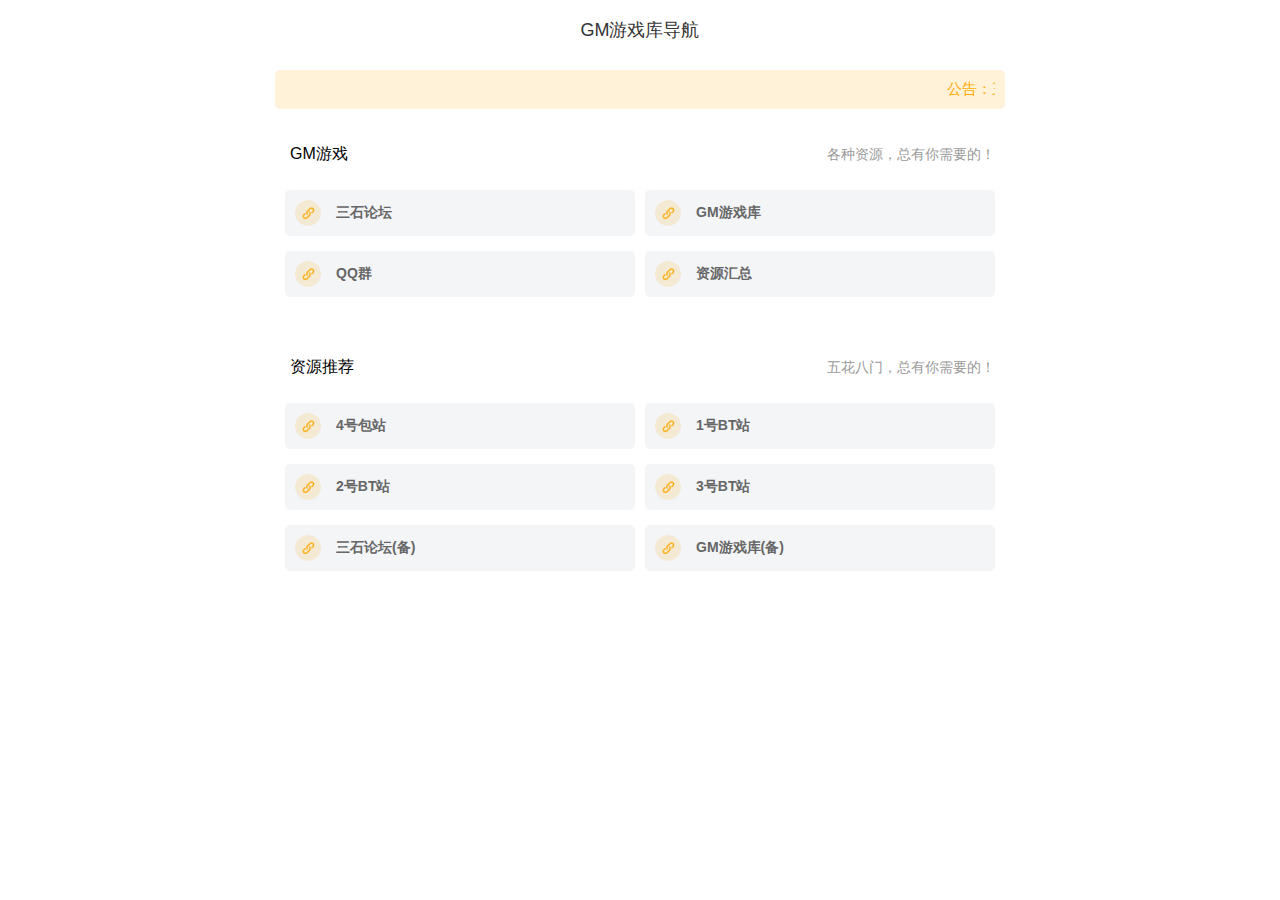
<file: index.html>
<!DOCTYPE html>
<html lang="en"><head><meta http-equiv="Content-Type" content="text/html; charset=UTF-8"> 

<meta http-equiv="X-UA-Compatible" content="IE=edge, chrome=1">
<meta name="viewport" content="width=device-width, initial-scale=1.0, minimum-scale=1.0, maximum-scale=1.0, user-scalable=no">
<title>GM游戏库导航</title>
<meta name="keywords" content="三石论坛,三石论坛GM,GM游戏库,白嫖游戏,GM游戏,游戏库,葫芦侠,葫芦侠三楼,快猫社区,芥子空间,纽扣助手,软天空">
<meta name="description" content="收集、整理和展示游戏软件平台，包含各种类型的游戏，如动作、冒险、角色扮演、体育、模拟、策略等等，玩家可以在其中浏览、搜索、筛选、购买、下载或试玩游戏，可以满足各种类型、主题和级别的玩家需求">
<link rel="stylesheet" id="font-css" href="http://at.alicdn.com/t/font_2701600_loackf4ohps.css?meirifuli.net" type="text/css" media="all">
</head>
<body>
<style>
a, body, div,footer, h1, h2, h3, h4, h5, h6, header, html, i, img, menu, nav,  p, ul, li {margin: 0;padding: 0;border: 0;font-size: 100%;font: inherit;vertical-align: baseline;list-style: none;}
 *{ -webkit-tap-highlight-color: rgba(0,0,0,0);-webkit-tap-highlight-color: transparent; /* For some Androids */ }
*, :after, :before {box-sizing: border-box;}
a{text-decoration: none;color: #ffffff;-webkit-touch-callout: none;-webkit-user-select: none;-webkit-tap-highlight-color: transparent; outline: none;transition: color .1s ease;}
html{overflow-x:hidden;font-size: 62.5%;}
html,body{position: relative;height: 100%;-webkit-tap-highlight-color: rgba(0, 0, 0, 0);}
body{font-family: "Microsoft Yahei", sans-serif;font-size: 15px;background-color: #f3f5f7;color: #333;background: url(https://s2.loli.net/2024/01/03/DgfWaZqk91oIvmS.png);background-attachment: fixed;background-repeat: no-repeat;background-size: cover;}
header{width: 100%;height: 60px;background-color: rgba(255,255,255,1);}
main{width: 100%;padding: 10px;}
.max{max-width: 750px;margin: 0 auto;}
.flex{display: flex;justify-content: space-between;align-items: center;}
.flex-center{justify-content: center!important;}
.shadow{background-color: #fff;}
.header{height: 60px;}
.header h1{font-size: 18px;}
.notice{width: 100%!important;margin: 0 auto 10px!important;padding: 10px;border-radius: 5px!important;background-color: rgba(254,168,2,.15)!important;}
.notice i {font-size: 15px;color: #FEA802;}
.notice marquee {width: calc(100% - 25px);}
.notice h2 {font-size: 15px;color: #FEA802;}
.app{width: 100%;padding: 15px 10px 10px;margin: 0 auto 10px;background-color: #fff;border-radius: 5px;}
.app-meta{padding: 10px 0 25px;}
.app-meta h1{font-size: 16px;color: #000;}
.app-meta h1 i{font-size: 16px;color: #06f;margin: 0 5px 0 0;}
.app-meta h2{font-size: 14px;color: #999;}
.app ul{flex-wrap: wrap;justify-content: flex-start!important;}
.app-item{width: calc(50% - 5px);margin: 0 10px 15px 0;padding: 10px;background-color: #f3f5f7;border-radius: 5px;overflow: hidden;}
.app-item img {width: 26px;height: 26px;border-radius: 100%;overflow: hidden;}
.app-item h1 {width: calc(100% - 56px);font-size: 14px;font-weight: bold;color: #666;}
.app-item i {font-size: 20px;color: #ccc;}
.app-item:nth-child(2n){margin: 0 0 15px 0;}
</style>
<header>
    <div class="header max flex flex-center">
        <h1>GM游戏库导航</h1>
        </div>
    
<main class="max">
    <!--公告-->
    <div class="notice flex">
        <i class="fan son-gonggao"></i>
        <marquee><h2>公告：三石论坛、GM游戏库导航专用</h2></marquee>
        </div>
    <!--大板块-->
    <main class="app">
        <div class="app-meta flex">
            <h1><i class="fan son-xing"></i>GM游戏</h1>
            <h2>各种资源，总有你需要的！</h2>
            </div>
        <ul class="flex">
            <li class="app-item">
                <a class="flex" target="_blank" href="http://gm.ssltgm.com" rel="bookmark">
                    <img class="app-item-img" src="img/site.png">
                    <h1 class="app-item-title">三石论坛</h1>
                    <i class="fan son-you"></i>
                    </a>
                </li>
            
            <li class="app-item">
                <a class="flex" target="_blank" href="http://yxk.gptzfx.com" rel="bookmark">
                    <img class="app-item-img" src="img/site.png">
                    <h1 class="app-item-title">GM游戏库</h1>
                    <i class="fan son-you"></i>
                    </a>
                </li>
				<li class="app-item">
                <a class="flex" target="_blank" href="http://qun.ssltgm.com" rel="bookmark">
                    <img class="app-item-img" src="img/site.png">
                    <h1 class="app-item-title">QQ群</h1>
                    <i class="fan son-you"></i>
                    </a>
                </li>
            <li class="app-item">
                <a class="flex" target="_blank" href="https://www.123pan.com/s/We8RVv-9nhe.html" rel="bookmark">
                    <img class="app-item-img" src="img/site.png">
                    <h1 class="app-item-title">资源汇总</h1>
                    <i class="fan son-you"></i>
				</a>
			</li>
            <!--<li class="app-item">
                <a class="flex" target="_blank" href="https://www.xx8g.com/" rel="bookmark">
                    <img class="app-item-img" src="img/site.png">
                    <h1 class="app-item-title">待添加</h1>
                    <i class="fan son-you"></i>
                    </a>
                </li>
            <li class="app-item">
                <a class="flex" target="_blank" href="https://www.xx8g.com/" rel="bookmark">
                    <img class="app-item-img" src="img/site.png">
                    <h1 class="app-item-title">待添加</h1>
                    <i class="fan son-you"></i>
                    </a>
                </li>
            <li class="app-item">
                <a class="flex" target="_blank" href="https://www.xx8g.com/" rel="bookmark">
                    <img class="app-item-img" src="img/site.png">
                    <h1 class="app-item-title">待添加</h1>
                    <i class="fan son-you"></i>
                    </a>
                </li>
            <li class="app-item">
                <a class="flex" target="_blank" href="https://www.xx8g.com/" rel="bookmark">
                    <img class="app-item-img" src="img/site.png">
                    <h1 class="app-item-title">待添加</h1>
                    <i class="fan son-you"></i>
                    </a>
                </li>
            <li class="app-item">
                <a class="flex" target="_blank" href="https://www.xx8g.com/" rel="bookmark">
                    <img class="app-item-img" src="img/site.png">
                    <h1 class="app-item-title">待添加</h1>
                    <i class="fan son-you"></i>
                    </a>
                </li>-->
            </ul>
        </main>  
    <!--大板块-->
    <main class="app">
        <div class="app-meta flex">
            <h1><i class="fan son-xing"></i>资源推荐</h1>
            <h2>五花八门，总有你需要的！</h2>
            </div>
        <ul class="flex">
            <li class="app-item">
                <a class="flex" target="_blank" href="http://gm4.ssltgm.com" rel="bookmark">
                    <img class="app-item-img" src="img/site.png">
                    <h1 class="app-item-title">4号包站</h1>
                    <i class="fan son-you"></i>
				</a>
			</li>
			<li class="app-item">
                <a class="flex" target="_blank" href="http://bt1.gptzfx.com" rel="bookmark">
                    <img class="app-item-img" src="img/site.png">
                    <h1 class="app-item-title">1号BT站</h1>
                    <i class="fan son-you"></i>
				</a>
			</li>
			<li class="app-item">
                <a class="flex" target="_blank" href="http://bt2.gptzfx.com" rel="bookmark">
                    <img class="app-item-img" src="img/site.png">
                    <h1 class="app-item-title">2号BT站</h1>
                    <i class="fan son-you"></i>
				</a>
			</li>
			<li class="app-item">
                <a class="flex" target="_blank" href="http://bt3.gptzfx.com" rel="bookmark">
                    <img class="app-item-img" src="img/site.png">
                    <h1 class="app-item-title">3号BT站</h1>
                    <i class="fan son-you"></i>
				</a>
			</li>
			
			<li class="app-item">
                <a class="flex" target="_blank" href="http://www.ssltgm.com" rel="bookmark">
                    <img class="app-item-img" src="img/site.png">
                    <h1 class="app-item-title">三石论坛(备)</h1>
                    <i class="fan son-you"></i>
				</a>
			</li>
            <li class="app-item">
                <a class="flex" target="_blank" href="https://www.123pan.com/s/We8RVv-iDEe.html" rel="bookmark">
					<img class="app-item-img" src="img/site.png">
					<h1 class="app-item-title">GM游戏库(备)</h1>
					<i class="fan son-you"></i>
				</a>
			</li>
            <!--<li class="app-item">
                <a class="flex" target="_blank" href="https://www.xx8g.com/" rel="bookmark">
                    <img class="app-item-img" src="img/site.png">
                    <h1 class="app-item-title">待添加</h1>
                    <i class="fan son-you"></i>
                    </a>
                </li>
            <li class="app-item">
                <a class="flex" target="_blank" href="https://www.xx8g.com/" rel="bookmark">
                    <img class="app-item-img" src="img/site.png">
                    <h1 class="app-item-title">待添加</h1>
                    <i class="fan son-you"></i>
                    </a>
                </li>
            <li class="app-item">
                <a class="flex" target="_blank" href="https://www.xx8g.com/" rel="bookmark">
                    <img class="app-item-img" src="img/site.png">
                    <h1 class="app-item-title">待添加</h1>
                    <i class="fan son-you"></i>
                    </a>
                </li>
            <li class="app-item">
                <a class="flex" target="_blank" href="https://www.xx8g.com/" rel="bookmark">
                    <img class="app-item-img" src="img/site.png">
                    <h1 class="app-item-title">待添加</h1>
                    <i class="fan son-you"></i>
                    </a>
                </li>
            <li class="app-item">
                <a class="flex" target="_blank" href="https://www.xx8g.com/" rel="bookmark">
                    <img class="app-item-img" src="img/site.png">
                    <h1 class="app-item-title">待添加</h1>
                    <i class="fan son-you"></i>
                    </a>
                </li>
            <li class="app-item">
                <a class="flex" target="_blank" href="https://www.xx8g.com/" rel="bookmark">
                    <img class="app-item-img" src="img/site.png">
                    <h1 class="app-item-title">待添加</h1>
                    <i class="fan son-you"></i>
                    </a>
                </li>
            <li class="app-item">
                <a class="flex" target="_blank" href="https://www.xx8g.com/" rel="bookmark">
                    <img class="app-item-img" src="img/site.png">
                    <h1 class="app-item-title">待添加</h1>
                    <i class="fan son-you"></i>
                    </a>
                </li>
            <li class="app-item">
                <a class="flex" target="_blank" href="https://www.xx8g.com/" rel="bookmark">
                    <img class="app-item-img" src="img/site.png">
                    <h1 class="app-item-title">待添加</h1>
                    <i class="fan son-you"></i>
                    </a>
                </li>-->
            </ul>
        </main> 
    </main>
    <!-- 统计开端 -->
  
    <!-- 统计完毕-->
    

</header>
</body>
</html>
</file>
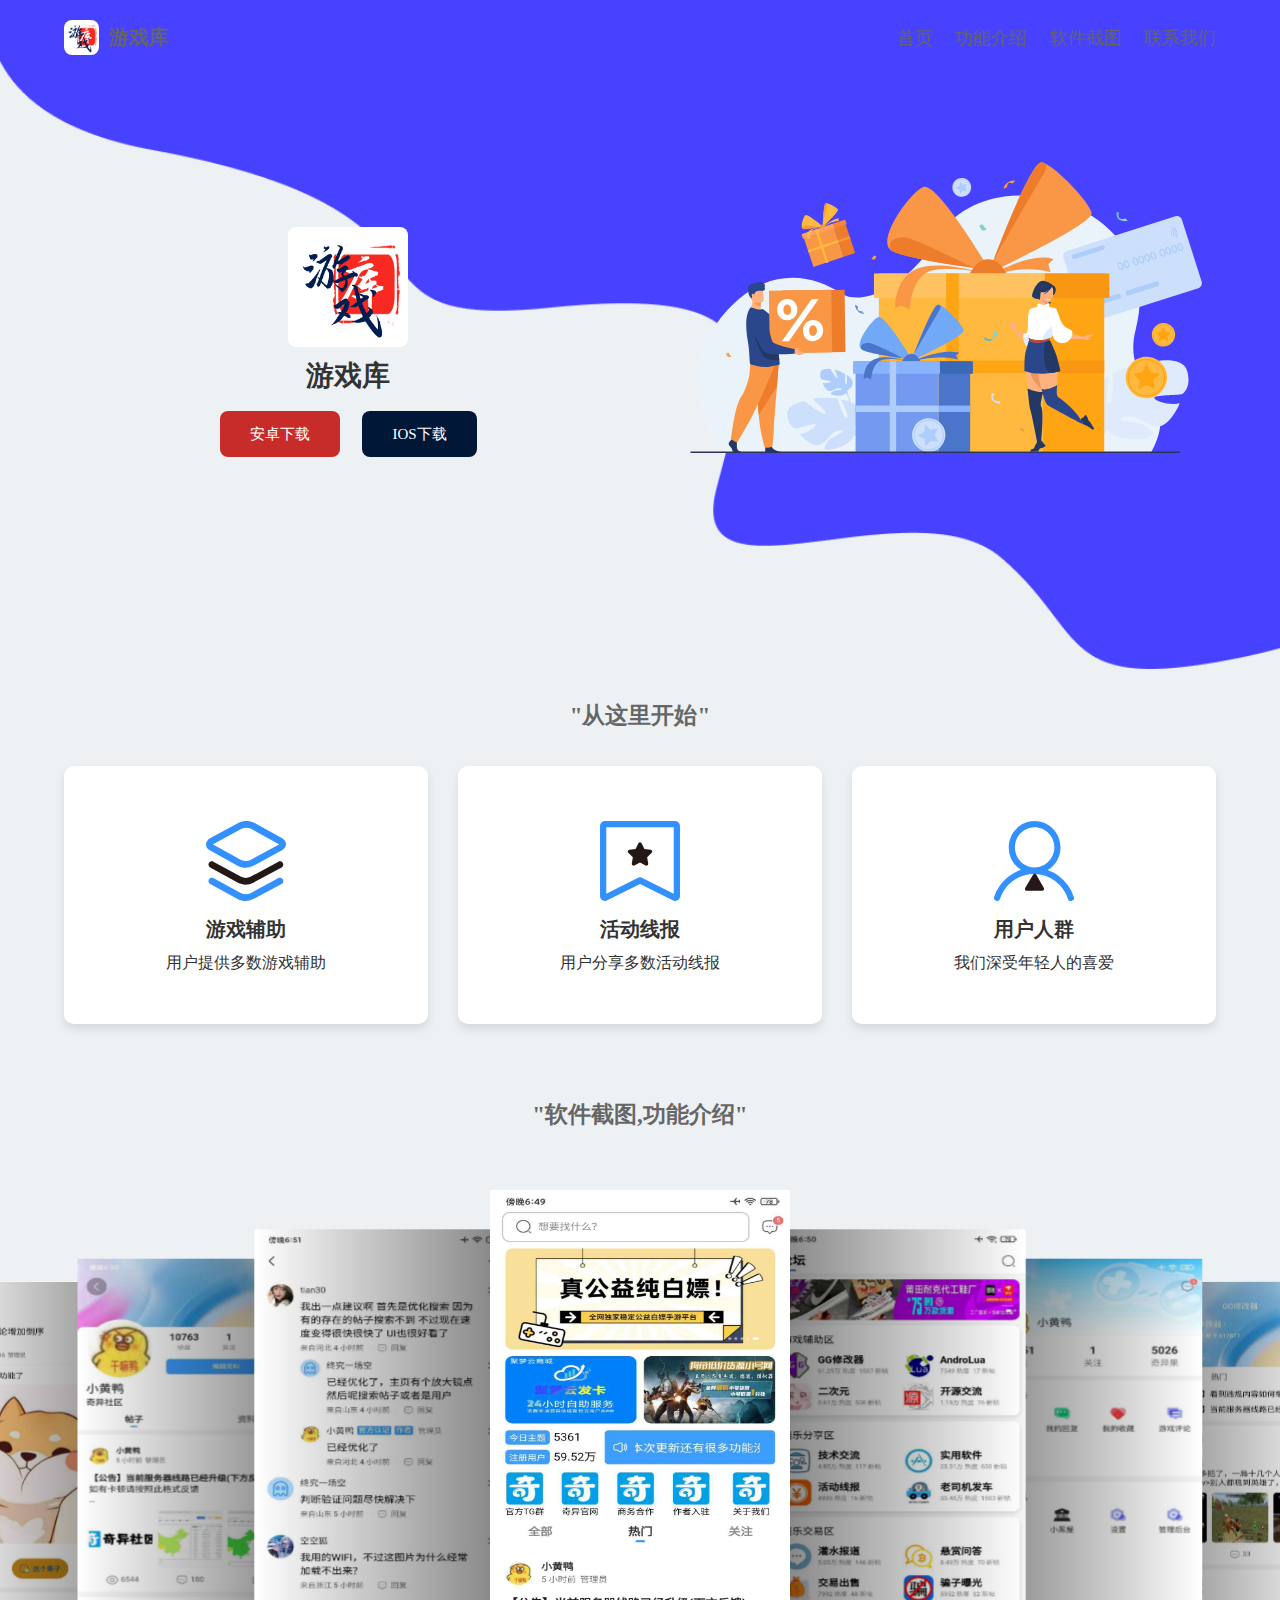
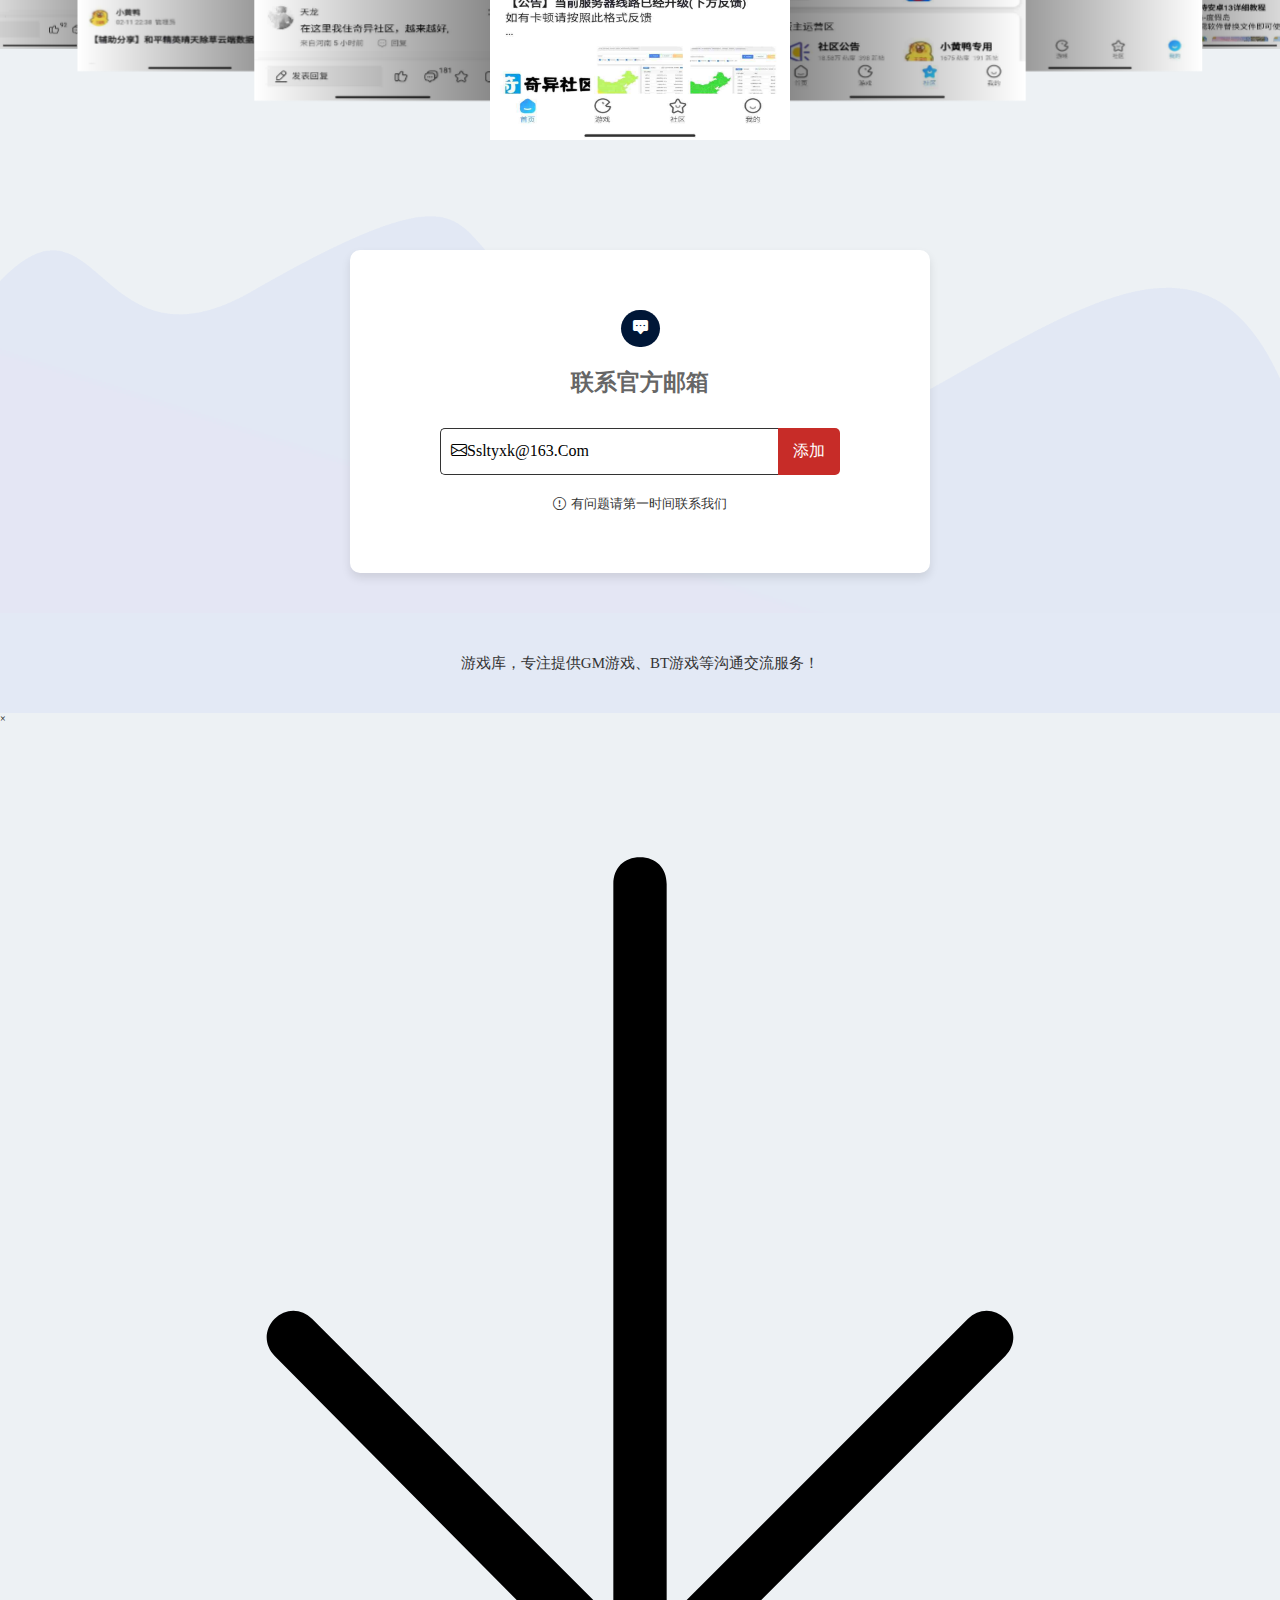
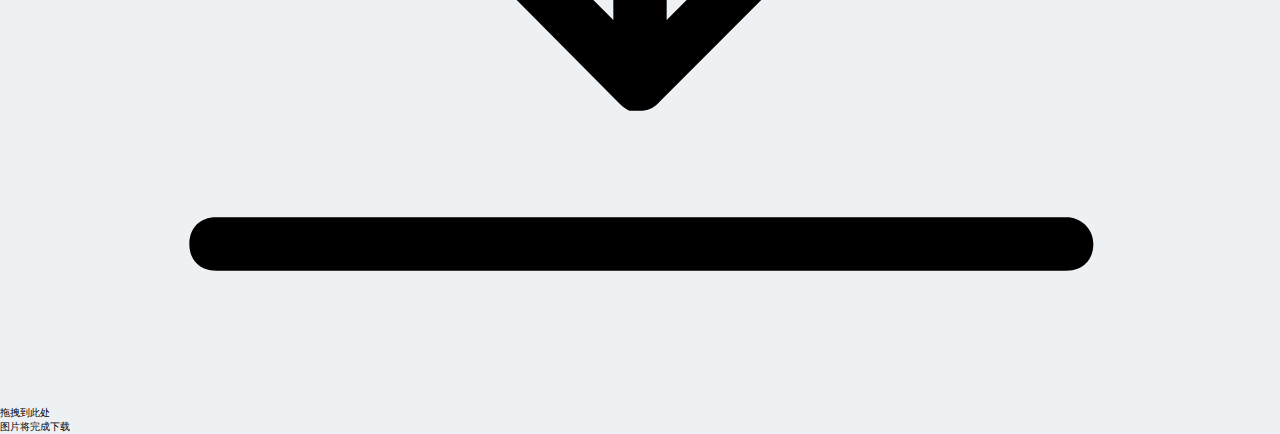
<file: index1.html>
<!DOCTYPE html>
<html lang="en"><head><meta http-equiv="Content-Type" content="text/html; charset=UTF-8">
    
    <meta http-equiv="X-UA-Compatible" content="IE=edge">
    <meta name="viewport" content="width=device-width, initial-scale=1.0">
    <title>游戏库APP</title>
    <meta name="keywords" content="三石论坛,三石论坛GM,GM游戏库,白嫖游戏,GM游戏,游戏库,葫芦侠,葫芦侠三楼,快猫社区,芥子空间,纽扣助手,软天空">
    <meta name="description" content="三石论坛,三石论坛GM,GM游戏库,白嫖游戏,GM游戏,游戏库,葫芦侠,葫芦侠三楼,快猫社区,芥子空间,纽扣助手,软天空。">
    <link rel="stylesheet" href="./yxk_static/css/app.css">
    <link rel="shortcut icon" href="./yxk_static/favicon.ico" type="image/x-icon">
    <!--<link rel="stylesheet" href="./xk_static/css/bootstrap-icons.css">-->
    <link rel="stylesheet" href="https://cdn.jsdelivr.net/npm/bootstrap-icons@1.7.0/font/bootstrap-icons.css">
    <!--https://cdn.jsdelivr.net/npm/bootstrap-icons@1.7.0/font/bootstrap-icons.css-->
    <link rel="stylesheet" href="./yxk_static/css/swiper-bundle.min.css">
</head>
<body youdao="bind" _c_t_j1="1">
    <header class="">
        <div class="logo"><img src="./yxk_static/logo.png" alt=""><span>游戏库</span></div>
        <div id="menu-bar" class="bi bi-list"></div>
        <nav class="navbar">
            <a href="#home">首页</a>
            <a href="#function">功能介绍</a>
            <a href="#screemshot">软件截图</a>
            <a href="#salt">联系我们</a>
        </nav>
    </header>

    <section class="home" id="home">
        <div class="content">
            <img src="./yxk_static/logo.png" alt="">
            <h3>游戏库</h3>
            <div>
                <a href="gmyxkgx.gptzfx.com">安卓下载</a>
                <!--会自动获取最新版本的下载链接，无需手动更改-->
                <a href="gmyxkgx.gptzfx.com">IOS下载</a>
            </div>
        </div>
        <div class="image">
            <img src="./yxk_static/img/back.svg" alt="">
        </div>
    </section>

    <section class="function" id="function">
        <h1 class="heading"><span>"从这里开始"</span></h1>
        <div class="box-container">
            <div class="box">
                <img src="./yxk_static/img/img-1.svg" alt="">
                <h4>游戏辅助</h4>
                <p>用户提供多数游戏辅助</p>
            </div>
            <div class="box">
                <img src="./yxk_static/img/img-2.svg" alt="">
                <h4>活动线报</h4>
                <p>用户分享多数活动线报</p>
            </div>
            <div class="box">
                <img src="./yxk_static/img/img-3.svg" alt="">
                <h4>用户人群</h4>
                <p>我们深受年轻人的喜爱</p>
            </div>
        </div>
    </section>

    <section class="screemshot" id="screemshot">
        <h1 class="heading"><span>"软件截图,功能介绍"</span></h1>
        <div class="swiper-container image-slider swiper-coverflow swiper-3d swiper-initialized swiper-horizontal swiper-pointer-events swiper-watch-progress">
            <div class="swiper-wrapper" id="swiper-wrapper-2579e1aa733f10cb6" aria-live="off" style="cursor: grab; transition-duration: 0ms; transform: translate3d(-3193.5px, 0px, 0px);"><div class="swiper-slide swiper-slide-duplicate" data-swiper-slide-index="0" role="group" aria-label="1 / 8" style="transition-duration: 0ms; transform: translate3d(0px, 0px, -2600px) rotateX(0deg) rotateY(0deg) scale(1); z-index: -25;"><img src="./yxk_static/img/app/1.jpg" alt=""><div class="swiper-slide-shadow-left" style="opacity: 26; transition-duration: 0ms;"></div><div class="swiper-slide-shadow-right" style="opacity: 0; transition-duration: 0ms;"></div></div><div class="swiper-slide swiper-slide-duplicate" data-swiper-slide-index="1" role="group" aria-label="2 / 8" style="transition-duration: 0ms; transform: translate3d(0px, 0px, -2400px) rotateX(0deg) rotateY(0deg) scale(1); z-index: -23;"><img src="./yxk_static/img/app/2.jpg" alt=""><div class="swiper-slide-shadow-left" style="opacity: 24; transition-duration: 0ms;"></div><div class="swiper-slide-shadow-right" style="opacity: 0; transition-duration: 0ms;"></div></div><div class="swiper-slide swiper-slide-duplicate" data-swiper-slide-index="2" role="group" aria-label="3 / 8" style="transition-duration: 0ms; transform: translate3d(0px, 0px, -2200px) rotateX(0deg) rotateY(0deg) scale(1); z-index: -21;"><img src="./yxk_static/img/app/3.jpg" alt=""><div class="swiper-slide-shadow-left" style="opacity: 22; transition-duration: 0ms;"></div><div class="swiper-slide-shadow-right" style="opacity: 0; transition-duration: 0ms;"></div></div><div class="swiper-slide swiper-slide-duplicate" data-swiper-slide-index="3" role="group" aria-label="4 / 8" style="transition-duration: 0ms; transform: translate3d(0px, 0px, -2000px) rotateX(0deg) rotateY(0deg) scale(1); z-index: -19;"><img src="./yxk_static/img/app/4.jpg" alt=""><div class="swiper-slide-shadow-left" style="opacity: 20; transition-duration: 0ms;"></div><div class="swiper-slide-shadow-right" style="opacity: 0; transition-duration: 0ms;"></div></div><div class="swiper-slide swiper-slide-duplicate swiper-slide-duplicate-prev" data-swiper-slide-index="4" role="group" aria-label="5 / 8" style="transition-duration: 0ms; transform: translate3d(0px, 0px, -1800px) rotateX(0deg) rotateY(0deg) scale(1); z-index: -17;"><img src="./yxk_static/img/app/5.jpg" alt=""><div class="swiper-slide-shadow-left" style="opacity: 18; transition-duration: 0ms;"></div><div class="swiper-slide-shadow-right" style="opacity: 0; transition-duration: 0ms;"></div></div><div class="swiper-slide swiper-slide-duplicate swiper-slide-duplicate-active" data-swiper-slide-index="5" role="group" aria-label="6 / 8" style="transition-duration: 0ms; transform: translate3d(0px, 0px, -1600px) rotateX(0deg) rotateY(0deg) scale(1); z-index: -15;"><img src="./yxk_static/img/app/6.jpg" alt=""><div class="swiper-slide-shadow-left" style="opacity: 16; transition-duration: 0ms;"></div><div class="swiper-slide-shadow-right" style="opacity: 0; transition-duration: 0ms;"></div></div><div class="swiper-slide swiper-slide-duplicate swiper-slide-duplicate-next" data-swiper-slide-index="6" role="group" aria-label="7 / 8" style="transition-duration: 0ms; transform: translate3d(0px, 0px, -1400px) rotateX(0deg) rotateY(0deg) scale(1); z-index: -13;"><img src="./yxk_static/img/app/7.jpg" alt=""><div class="swiper-slide-shadow-left" style="opacity: 14; transition-duration: 0ms;"></div><div class="swiper-slide-shadow-right" style="opacity: 0; transition-duration: 0ms;"></div></div><div class="swiper-slide swiper-slide-duplicate" data-swiper-slide-index="7" role="group" aria-label="8 / 8" style="transition-duration: 0ms; transform: translate3d(0px, 0px, -1200px) rotateX(0deg) rotateY(0deg) scale(1); z-index: -11;"><img src="./yxk_static/img/app/8.jpg" alt=""><div class="swiper-slide-shadow-left" style="opacity: 12; transition-duration: 0ms;"></div><div class="swiper-slide-shadow-right" style="opacity: 0; transition-duration: 0ms;"></div></div>
                <div class="swiper-slide" data-swiper-slide-index="0" role="group" aria-label="1 / 8" style="transition-duration: 0ms; transform: translate3d(0px, 0px, -1000px) rotateX(0deg) rotateY(0deg) scale(1); z-index: -9;"><img src="./yxk_static/img/app/1.jpg" alt=""><div class="swiper-slide-shadow-left" style="opacity: 10; transition-duration: 0ms;"></div><div class="swiper-slide-shadow-right" style="opacity: 0; transition-duration: 0ms;"></div></div>
                <div class="swiper-slide" data-swiper-slide-index="1" role="group" aria-label="2 / 8" style="transition-duration: 0ms; transform: translate3d(0px, 0px, -800px) rotateX(0deg) rotateY(0deg) scale(1); z-index: -7;"><img src="./yxk_static/img/app/2.jpg" alt=""><div class="swiper-slide-shadow-left" style="opacity: 8; transition-duration: 0ms;"></div><div class="swiper-slide-shadow-right" style="opacity: 0; transition-duration: 0ms;"></div></div>
                <div class="swiper-slide swiper-slide-visible" data-swiper-slide-index="2" role="group" aria-label="3 / 8" style="transition-duration: 0ms; transform: translate3d(0px, 0px, -600px) rotateX(0deg) rotateY(0deg) scale(1); z-index: -5;"><img src="./yxk_static/img/app/3.jpg" alt=""><div class="swiper-slide-shadow-left" style="opacity: 6; transition-duration: 0ms;"></div><div class="swiper-slide-shadow-right" style="opacity: 0; transition-duration: 0ms;"></div></div>
                <div class="swiper-slide swiper-slide-visible" data-swiper-slide-index="3" role="group" aria-label="4 / 8" style="transition-duration: 0ms; transform: translate3d(0px, 0px, -400px) rotateX(0deg) rotateY(0deg) scale(1); z-index: -3;"><img src="./yxk_static/img/app/4.jpg" alt=""><div class="swiper-slide-shadow-left" style="opacity: 4; transition-duration: 0ms;"></div><div class="swiper-slide-shadow-right" style="opacity: 0; transition-duration: 0ms;"></div></div>
                <div class="swiper-slide swiper-slide-visible swiper-slide-prev" data-swiper-slide-index="4" role="group" aria-label="5 / 8" style="transition-duration: 0ms; transform: translate3d(0px, 0px, -200px) rotateX(0deg) rotateY(0deg) scale(1); z-index: -1;"><img src="./yxk_static/img/app/5.jpg" alt=""><div class="swiper-slide-shadow-left" style="opacity: 2; transition-duration: 0ms;"></div><div class="swiper-slide-shadow-right" style="opacity: 0; transition-duration: 0ms;"></div></div>
                <div class="swiper-slide swiper-slide-visible swiper-slide-active" data-swiper-slide-index="5" role="group" aria-label="6 / 8" style="transition-duration: 0ms; transform: translate3d(0px, 0px, 0px) rotateX(0deg) rotateY(0deg) scale(1); z-index: 1;"><img src="./yxk_static/img/app/6.jpg" alt=""><div class="swiper-slide-shadow-left" style="opacity: 0; transition-duration: 0ms;"></div><div class="swiper-slide-shadow-right" style="opacity: 0; transition-duration: 0ms;"></div></div>
                <div class="swiper-slide swiper-slide-visible swiper-slide-next" data-swiper-slide-index="6" role="group" aria-label="7 / 8" style="transition-duration: 0ms; transform: translate3d(0px, 0px, -200px) rotateX(0deg) rotateY(0deg) scale(1); z-index: -1;"><img src="./yxk_static/img/app/7.jpg" alt=""><div class="swiper-slide-shadow-left" style="opacity: 0; transition-duration: 0ms;"></div><div class="swiper-slide-shadow-right" style="opacity: 2; transition-duration: 0ms;"></div></div>
                <div class="swiper-slide swiper-slide-visible" data-swiper-slide-index="7" role="group" aria-label="8 / 8" style="transition-duration: 0ms; transform: translate3d(0px, 0px, -400px) rotateX(0deg) rotateY(0deg) scale(1); z-index: -3;"><img src="./yxk_static/img/app/8.jpg" alt=""><div class="swiper-slide-shadow-left" style="opacity: 0; transition-duration: 0ms;"></div><div class="swiper-slide-shadow-right" style="opacity: 4; transition-duration: 0ms;"></div></div>                
            <div class="swiper-slide swiper-slide-duplicate swiper-slide-visible" data-swiper-slide-index="0" role="group" aria-label="1 / 8" style="transition-duration: 0ms; transform: translate3d(0px, 0px, -600px) rotateX(0deg) rotateY(0deg) scale(1); z-index: -5;"><img src="./yxk_static/img/app/1.jpg" alt=""><div class="swiper-slide-shadow-left" style="opacity: 0; transition-duration: 0ms;"></div><div class="swiper-slide-shadow-right" style="opacity: 6; transition-duration: 0ms;"></div></div><div class="swiper-slide swiper-slide-duplicate" data-swiper-slide-index="1" role="group" aria-label="2 / 8" style="transition-duration: 0ms; transform: translate3d(0px, 0px, -800px) rotateX(0deg) rotateY(0deg) scale(1); z-index: -7;"><img src="./yxk_static/img/app/2.jpg" alt=""><div class="swiper-slide-shadow-left" style="opacity: 0; transition-duration: 0ms;"></div><div class="swiper-slide-shadow-right" style="opacity: 8; transition-duration: 0ms;"></div></div><div class="swiper-slide swiper-slide-duplicate" data-swiper-slide-index="2" role="group" aria-label="3 / 8" style="transition-duration: 0ms; transform: translate3d(0px, 0px, -1000px) rotateX(0deg) rotateY(0deg) scale(1); z-index: -9;"><img src="./yxk_static/img/app/3.jpg" alt=""><div class="swiper-slide-shadow-left" style="opacity: 0; transition-duration: 0ms;"></div><div class="swiper-slide-shadow-right" style="opacity: 10; transition-duration: 0ms;"></div></div><div class="swiper-slide swiper-slide-duplicate" data-swiper-slide-index="3" role="group" aria-label="4 / 8" style="transition-duration: 0ms; transform: translate3d(0px, 0px, -1200px) rotateX(0deg) rotateY(0deg) scale(1); z-index: -11;"><img src="./yxk_static/img/app/4.jpg" alt=""><div class="swiper-slide-shadow-left" style="opacity: 0; transition-duration: 0ms;"></div><div class="swiper-slide-shadow-right" style="opacity: 12; transition-duration: 0ms;"></div></div><div class="swiper-slide swiper-slide-duplicate swiper-slide-duplicate-prev" data-swiper-slide-index="4" role="group" aria-label="5 / 8" style="transition-duration: 0ms; transform: translate3d(0px, 0px, -1400px) rotateX(0deg) rotateY(0deg) scale(1); z-index: -13;"><img src="./yxk_static/img/app/5.jpg" alt=""><div class="swiper-slide-shadow-left" style="opacity: 0; transition-duration: 0ms;"></div><div class="swiper-slide-shadow-right" style="opacity: 14; transition-duration: 0ms;"></div></div><div class="swiper-slide swiper-slide-duplicate swiper-slide-duplicate-active" data-swiper-slide-index="5" role="group" aria-label="6 / 8" style="transition-duration: 0ms; transform: translate3d(0px, 0px, -1600px) rotateX(0deg) rotateY(0deg) scale(1); z-index: -15;"><img src="./yxk_static/img/app/6.jpg" alt=""><div class="swiper-slide-shadow-left" style="opacity: 0; transition-duration: 0ms;"></div><div class="swiper-slide-shadow-right" style="opacity: 16; transition-duration: 0ms;"></div></div><div class="swiper-slide swiper-slide-duplicate swiper-slide-duplicate-next" data-swiper-slide-index="6" role="group" aria-label="7 / 8" style="transition-duration: 0ms; transform: translate3d(0px, 0px, -1800px) rotateX(0deg) rotateY(0deg) scale(1); z-index: -17;"><img src="./yxk_static/img/app/7.jpg" alt=""><div class="swiper-slide-shadow-left" style="opacity: 0; transition-duration: 0ms;"></div><div class="swiper-slide-shadow-right" style="opacity: 18; transition-duration: 0ms;"></div></div><div class="swiper-slide swiper-slide-duplicate" data-swiper-slide-index="7" role="group" aria-label="8 / 8" style="transition-duration: 0ms; transform: translate3d(0px, 0px, -2000px) rotateX(0deg) rotateY(0deg) scale(1); z-index: -19;"><img src="./yxk_static/img/app/8.jpg" alt=""><div class="swiper-slide-shadow-left" style="opacity: 0; transition-duration: 0ms;"></div><div class="swiper-slide-shadow-right" style="opacity: 20; transition-duration: 0ms;"></div></div></div>
        <span class="swiper-notification" aria-live="assertive" aria-atomic="true"></span></div>
    </section>

    <section class="salt" id="salt">
        <div class="box">
            <i class="bi bi-chat-square-dots-fill title"></i>
            <h1 class="heading"><span>联系官方邮箱</span></h1>
            <div>
                <span><i class="bi bi-envelope"></i>ssltyxk@163.com</span>
                <a href="https://yxk.ssltgm.com/">添加</a>
            </div>
            <p><i class="bi bi-exclamation-circle"></i>有问题请第一时间联系我们</p>
        </div>
    </section>

    <section class="footer">
        <p>游戏库，专注提供GM游戏、BT游戏等沟通交流服务！</p>
    </section>

    <a href="https://yxk.ssltgm.com/#home" class="fade-up" id="scroll-top"><i class="bi bi-arrow-up-square-fill"></i></a>

    <script src="./yxk_static/js/swiper-bundle.min.js"></script>
    <script>
        var swiper = new Swiper(".image-slider", {
    effect: "coverflow",
    grabCursor: true,
    centeredSlides: true,
    slidesPerView: "auto",
    coverflowEffect: {
        rotate: 0,
        stretch: 0,
        depth: 100,
        modifier: 2,
        slideShadows: true,
    },
    loop:true,
    autoplay: {
          delay: 2000,
          disableOnInteraction: false,
    },
});    

        let menu = document.querySelector('#menu-bar');
        let navbar = document.querySelector('.navbar');
        menu.onclick = () =>{
            menu.classList.toggle('bi-x');
            navbar.classList.toggle('active');
        }
        window.onscroll = () =>{
            menu.classList.remove('bi-x');
            navbar.classList.remove('active');
            if (window.scrollY>60) {
                document.querySelector('header').classList.add('active');
                document.querySelector('#scroll-top').classList.add('active');
            } else {
                document.querySelector('header').classList.remove('active');
                document.querySelector('#scroll-top').classList.remove('active');
            }
        }
        
    </script>

<div id="fatkun-drop-panel">
        <a id="fatkun-drop-panel-close-btn">×</a>
            <div id="fatkun-drop-panel-inner">
                <div class="fatkun-content">
                    <svg class="fatkun-icon" viewBox="0 0 1024 1024" version="1.1" xmlns="http://www.w3.org/2000/svg" p-id="5892"><path d="M494.933333 782.933333c2.133333 2.133333 4.266667 4.266667 8.533334 6.4h8.533333c6.4 0 10.666667-2.133333 14.933333-6.4l2.133334-2.133333 275.2-275.2c8.533333-8.533333 8.533333-21.333333 0-29.866667-8.533333-8.533333-21.333333-8.533333-29.866667 0L533.333333 716.8V128c0-12.8-8.533333-21.333333-21.333333-21.333333s-21.333333 8.533333-21.333333 21.333333v588.8L249.6 475.733333c-8.533333-8.533333-21.333333-8.533333-29.866667 0-8.533333 8.533333-8.533333 21.333333 0 29.866667l275.2 277.333333zM853.333333 874.666667H172.8c-12.8 0-21.333333 8.533333-21.333333 21.333333s8.533333 21.333333 21.333333 21.333333H853.333333c12.8 0 21.333333-8.533333 21.333334-21.333333s-10.666667-21.333333-21.333334-21.333333z" p-id="5893"></path></svg>
                    <div class="fatkun-title">拖拽到此处</div>
                    <div class="fatkun-desc">图片将完成下载</div>
                </div>
            </div>
    </div></body></html>
</file>
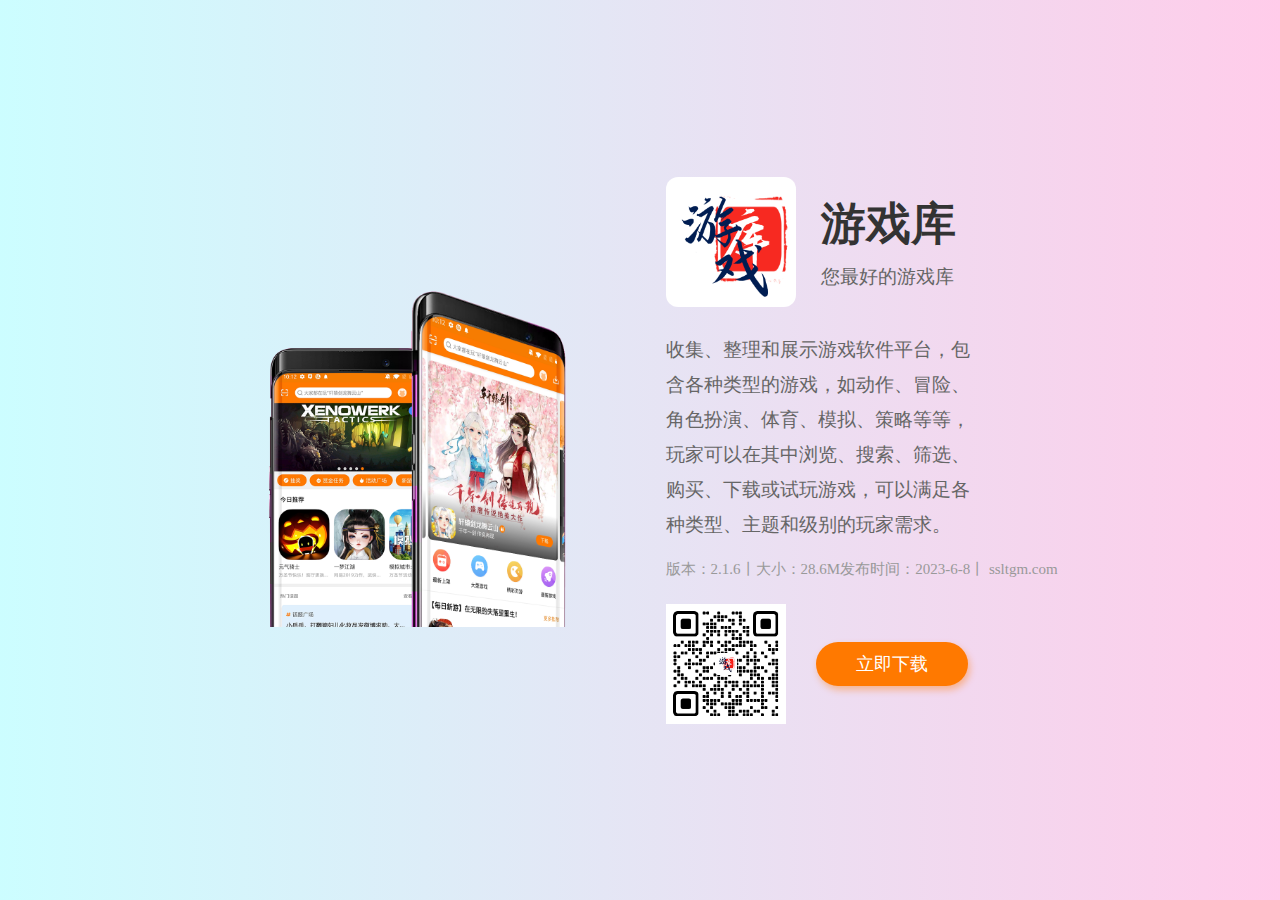
<file: index2.html>
﻿<!DOCTYPE html>
<html lang="en">
	<head>
		<meta charset="UTF-8">
		<meta name="viewport" content="width=device-width,initial-scale=1.0,maximum-scale=1.0,minimum-scale=1.0,user-scalable=no">
		<title>游戏库 | APP下载</title>
		<meta name="description" content="收集、整理和展示游戏软件平台，包含各种类型的游戏，如动作、冒险、角色扮演、体育、模拟、策略等等，玩家可以在其中浏览、搜索、筛选、购买、下载或试玩游戏，可以满足各种类型、主题和级别的玩家需求.">
		<meta name="keywords" content="您最好的游戏库,破解游戏,GM游戏,内购游戏">
		<script src="js/jquery.min.js" type="text/javascript" charset="utf-8"></script>
		<link rel="stylesheet" type="text/css" href="css/index.css" />
		<link rel="stylesheet" type="text/css" href="css/animate.compat.css" />
		<style type="text/css">
		</style>
	</head>
	<body>
		

	</body>
	<script type="text/javascript">
	
		var logo_app = "img/logo.png";//appLogo
		var title_app = "游戏库";//app名称
		var shouji_app = "img/app_sp.png";//电脑端app图片展示
		var banb_app = "版本：2.1.6丨大小：28.6M";//版本信息
		var fabu_app = "发布时间：2023-6-8丨 ssltgm.com";//发布信息
		var dibu_app = "Copyright © All Rights Reserved";//底部版权信息
		var ewm_app = "img/ewm.png";//app下载二维码地址
		var xiaz_app = "https://vip.123pan.cn/1811688083/%E7%9B%B4%E9%93%BE%E6%96%87%E4%BB%B6%E5%A4%B9/GM%E6%B8%B8%E6%88%8F%E5%BA%93.apk";//app下载地址
		var text_app = "收集、整理和展示游戏软件平台，包含各种类型的游戏，如动作、冒险、角色扮演、体育、模拟、策略等等，玩家可以在其中浏览、搜索、筛选、购买、下载或试玩游戏，可以满足各种类型、主题和级别的玩家需求。";//app介绍

				var win_width = $(window).width();
		win_app();
		function win_app(){
			win_width = $(window).width();
			if(win_width<700){
				$("body").html('<div id="boox_web"><div><div class="logo_web"><img src="'+logo_app+'"><p>'+title_app+'</p></div><a href="'+xiaz_app +'"><div class="xiazai_web">立即下载</div></a><div id="banben_web"><p class="text fs">'+banb_app+'</p><p class="text">'+fabu_app+'</p></div></div><div class="fixed_web">'+dibu_app+'</div></div>');
			}else{
				$("body").html('<div id="boox_pc"><div class="left_pc animated bounceInLeft"><img src="'+shouji_app+'"></div><div class="right_pc animated bounceInRight"><div class="right_logo_pc"><img src="'+logo_app+'"><div><p class="right_title_pc">'+title_app+'</p><p class="right_span_pc">您最好的游戏库</p></div></div><div class="right_text_pc">'+text_app+'</div><div class="right_banb_pc">'+banb_app+fabu_app+'</div><div class="right_ewm_pc"><img src="'+ewm_app+'"><a href="'+xiaz_app +'"><div class="right_xiazai_pc">立即下载</div></a></div></div></div>');
			}
		}
		function if_app(){
			if(win_width==$(window).width()){
				
			}else{
				win_app();
				}
		}
		
		setInterval("if_app()",500);
	</script>
	
</html>
</file>
<file: yxk_static/css/app.css>
*{
    margin: 0;
    padding: 0;
    text-decoration: none;
    text-transform: capitalize;
    outline: none;
    border: none;
    transition: all 0.2s linear;
}
html{
    font-size: 62.5%;
    overflow: scroll;
    scroll-behavior: smooth;
    scroll-padding-top: 8rem;
}
body{
    background-color: rgba(237,241,244,255);
}
header{
    position: fixed;
    top: 0; left: 0; right: 0;
    z-index: 1000;
    display: flex;
    align-items: center;
    justify-content: space-between;
    padding: 2rem 5%;
}
header.active{
    box-shadow: 0 0.5rem 1rem rgba(0,0,0,0.1);
    background-color: #fff;
}
header .logo{
    height: 35px;
    display: flex;
    align-items: center;
}
header .logo img{
    height: 35px;
    width: 35px;
    border-radius: 8px;
}
header .logo span{
    margin-left: 10px;
    font-size: 2rem;
    font-weight: bolder;
    color: #666;
}
header .navbar a{
    font-size: 1.8rem;
    margin-left: 2rem;
    color: #666;
}
header .navbar a:hover{
    color: #3f51b5;
}
#menu-bar{
    font-size: 2rem;
    cursor: pointer;
    color: #333;
    border: 0.1rem solid #333;
    border-radius: 0.3rem;
    padding: 0.3rem 0.8rem;
    display: none;
}

section{
    padding: 2rem 5%;
}
.home{
    display: flex;
    flex-wrap: wrap;
    gap: 1.5rem;
    min-height: 70vh;
    align-items: center;
    background: url(../img/home-bg.png) no-repeat;
    background-size: cover;
}
.home .content{
    flex: 1 1 40rem;
    display: flex;
    flex-direction: column;
    align-items: center;
}
.home .content h3{
    font-size: 2.8rem;
    margin-top: 1rem;
    color: #333;
}
.home .content img{
    height: 120px;
    height: 120px;
    border-radius: 8px;
}
.home .content div{
    margin-top: 3rem;
}
.home .content div a{
    color: #fff;
    background-color: #c72c28;
    padding: 1.5rem 3rem;
    border-radius: 8px;
    font-size: 1.5rem;
}
.home .content div a:nth-child(2){
    background-color: #001737;
    margin-left: 20px;
}
.home .image{
    flex: 1 1 40rem;
}
.home .image img{
    width: 100%;
}

.heading{
    text-align: center;
    font-size: 2.3rem;
    padding: 1rem;
    color: #666;
}
.function .box-container{
    display: flex;
    flex-wrap: wrap;
    gap: 3rem;
    margin-top: 1rem;
}
.function .box-container .box{
    margin-top: 1.5rem;
    flex: 1 1 20rem;
    display: flex;
    align-items: center;
    flex-direction: column;
    background-color: #fff;
    padding: 4rem 2rem;
    border-radius: 10px;
    box-shadow: 0 0.5rem 1rem rgba(0,0,0,0.1);
    margin-bottom: 2.5rem;
}
.function .box-container .box img{
    margin: 1.5rem 0;
    height: 80px;
    width: 80px;
}
.function .box-container .box h4{
    font-size: 2rem;
    color: #333;
}
.function .box-container .box p{
    padding: 1rem 0;
    font-size: 1.6rem;
    color: #333;
}
.function .box-container .box:hover{
    margin-top: 0;
}

.screemshot{
    overflow: hidden;
}
.screemshot .swiper-container {
    width: 100%;
    padding-top: 5rem;
    padding-bottom: 5rem;
  }
  
  .screemshot .swiper-slide {
    width: 30rem;
    height: 55rem;
  }
  
  .screemshot .swiper-slide img {
    display: block;
    width: 100%;
    height: 100%;
  }
  
.salt{
    display: flex;
    justify-content: center;
    background: url(../img/footer-agency.png) no-repeat;
    background-size: cover;
}
.salt .box{
    width: 50rem;
    margin: 2rem 0;
    display: flex;
    align-items: center;
    flex-direction: column;
    background-color: #fff;
    padding: 6rem 4rem;
    border-radius: 10px;
    box-shadow: 0 0.5rem 1rem rgba(0,0,0,0.1);
}
.salt .box .title{
    padding: 1rem 1.2rem;
    border-radius: 5rem;
    color: #fff;
    font-size: 1.5rem;
    background-color: #001737;
    margin-bottom: 1rem;
}
.salt .box div{
    display: flex;
    width: 80%;
    margin: 2rem 0;
}
.salt .box div span{
    flex: 1 1 auto;
    padding: 1.3rem 1rem;
    font-size: 1.6rem;
    border-radius: 5px 0 0px 5px;
    border-top: 0.1rem solid #333;
    border-left: 0.1rem solid #333;
    border-bottom: 0.1rem solid #333;
}
.salt .box div a{
    font-size: 1.6rem;
    padding: 1.3rem 1.5rem;
    background-color: #c72c28;
    color: #fff;
    border-radius: 0 5px 5px 0px;
}
.salt .box p{
    font-size: 1.3rem;
    color: #333;
}
.salt .box p i{
    padding-right: 5px;
}
.footer{
    padding: 0;
    display: flex;
    height: 10rem;
    background-color: rgba(227,233,245);
    justify-content: center;
    align-items: center;
}
.footer p{
    font-size: 1.5rem;
    color: #333;
}
#scroll-top{
    position: fixed;
    bottom: 3rem;
    right: 2rem;
    font-size: 4rem;
    color: #c72c28;
    opacity: 0;
}
#scroll-top.active{
    opacity: 1;
}

@media(max-width:991px){
    html{
        font-size: 55%;
    }
    header{
        padding: 2rem;
    }
}
@media(max-width:815px){
    .home .image{
        display: none;
    }
    .home{
        min-height: 50vh;
    }
    .home .content img{
        margin-top: 5rem;
    }
}
@media(max-width:550px){
    #menu-bar{
        display: inline;
    }
    header .logo img{
        height: 30px;
        width: 30px;
        border-radius: 8px;
    }
    header .navbar{
        position: absolute;
        top: 100%; left: 0; right: 0;
        background-color: #e0e0e0;
        border-top: 0.1rem solid rgba(0,0,0,0.1);
        clip-path: polygon(0 0, 100% 0, 100% 0, 0 0);
        padding-bottom: 20px;
    }
    header .navbar.active{
        clip-path: polygon(0 0, 100% 0, 100% 100%, 0% 100%);
    }
    header .navbar a{
        margin: 1.5rem 2rem;
        padding: 1.5rem 1rem;
        display: block;
        border-radius: 8px;
        background-color: #fff;
        text-align: center;
    }
    .home .content img{
        height: 100px;
        height: 100px;
        border-radius: 8px;
    }
}

@media(max-width:400px){
    html{
        font-size: 50%;
    }
}
</file>
<file: css/index.css>
* {
			margin: 0;
			padding: 0;
		}

		HTML,
		body,
		div,
		h1,
		h2,
		h3,
		h4,
		h5,
		h6,
		ul,
		ol,
		dl,
		li,
		dt,
		dd,
		p,
		blockquote,
		pre,
		form,
		fieldset,
		table,
		th,
		td {
			border: none;
			font-family: "微软雅黑", "黑体", "宋体";
			font-size: 14px;
			margin: 0px;
			padding: 0px;
		}

		html,
		body {
			height: 100%;
			width: 100%;
		}

		address,
		caption,
		cite,
		code,
		dfn,
		em,
		strong,
		th,
		var {
			font-style: normal;
			font-weight: normal;
		}

		a {
			text-decoration: none;
		}

		a:link {
			color: #fff;
		}

		a:visited {
			color: #fff;
		}

		a:hover {
			color: #fff;
		}

		a:active {
			color: #fff;
		}

		input::-ms-clear {
			display: none;
		}

		input::-ms-reveal {
			display: none;
		}

		input {
			-webkit-appearance: none;
			margin: 0;
			outline: none;
			padding: 0;
		}

		input::-webkit-input-placeholder {
			color: #ccc;
		}

		input::-ms-input-placeholder {
			color: #ccc;
		}

		input::-moz-placeholder {
			color: #ccc;
		}

		input[type=submit],
		input[type=button] {
			cursor: pointer;
		}

		button[disabled],
		input[disabled] {
			cursor: default;
		}

		img {
			border: none;
		}

		ul,
		ol,
		li {
			list-style-type: none;
		}

		/*公共方法*/
		.clear {
			clear: both;
		}

		.clearleft {
			clear: left;
		}

		.clearright {
			clear: right;
		}

		.floatleft {
			float: left;
		}

		.floatright {
			float: right;
		}

		.cursor {
			cursor: pointer;
		}

		/*背景及色值表*/
		.bg000 {
			background: #000;
		}

		.color000 {
			color: #000;
		}
body {
			background-image: linear-gradient(to left, rgba(255, 0, 149, 0.2), rgba(0, 247, 255, 0.2)), url(#);
			/*background: #81a779;*/
			background-repeat: no-repeat;
			background-attachment: fixed;
			background-size: cover;
		}




			.left_pc {
				width: 50%;
				display: flex;
				margin-right: 2%;
				justify-content: flex-end;
			}

			.right_pc {
				width: 50%;
				margin-left: 2%;
			}

			#boox_pc {
				width: 100%;
				height: 100%;
				display: flex;
				align-items: center;
				justify-content: center;
			}

			.left_pc img {
				width: 380px;
			}

			.right_logo_pc {
				margin-bottom: 25px;
				display: flex;
				align-items: center;
			}

			.right_logo_pc img {
				width: 130px;
				border-radius: 12px;
				margin-right: 25px;
			}

			.right_title_pc {
				font-size: 45px;
				color: #333333;
				font-weight: bold;
				margin-bottom: 10px;
			}

			.right_span_pc {
				font-size: 19px;
				color: #666;
			}

			.right_text_pc {
				width: 50%;
				color: #666;
				line-height: 35px;
				font-size: 19px;
			}

			.right_banb_pc {
				color: #999;
				font-size: 15px;
				margin-top: 18px;
			}

			.right_ewm_pc {
				margin-top: 25px;
				display: flex;
				align-items: center;
			}

			.right_ewm_pc img {
				width: 120px;
				margin-right: 30px;
			}

			.right_xiazai_pc {
				padding: 10px 40px;
				color: white;
				font-size: 18px;
				border-radius: 50px;
				background-color: #ff7900;
				-webkit-box-shadow: 2px 4px 7px 0 rgba(255, 121, 0, .4);
				box-shadow: 2px 4px 7px 0 rgba(255, 121, 0, .4);
			}
			
			
			
			
			
			
				#boox_web {
					width: 100%;
					height: 100%;
					position: fixed;
					display: flex;
					flex-direction: column;
					justify-content: center;
				}
			
				.logo_web {
					width: 100%;
					text-align: center;
				}
			
				.logo_web img {
					width: 70px;
					height: 70px;
					border-radius: 10px;
				}
			
				.logo_web p {
					font-size: 19px;
					color: #333333;
					font-weight: bold;
					margin-top: 10px
				}
			
				.xiazai_web {
					width: 55%;
					text-align: center;
					border-radius: 50px;
					color: #FFFFFF;
					background: #FF7900;
					font-size: 16px;
					margin: 20px auto;
					padding: 8px 0px;
				}
			
				#banben_web {
					color: #999;
					width: 100%;
					font-size: 14px;
					text-align: center;
				}
			
				#banben_web p {
					margin: 6px 0px;
				}
			
				.fixed_web {
					position: fixed;
					bottom: 35px;
					color: #999;
					width: 100%;
					font-size: 14px;
					text-align: center;
				}
</file>
